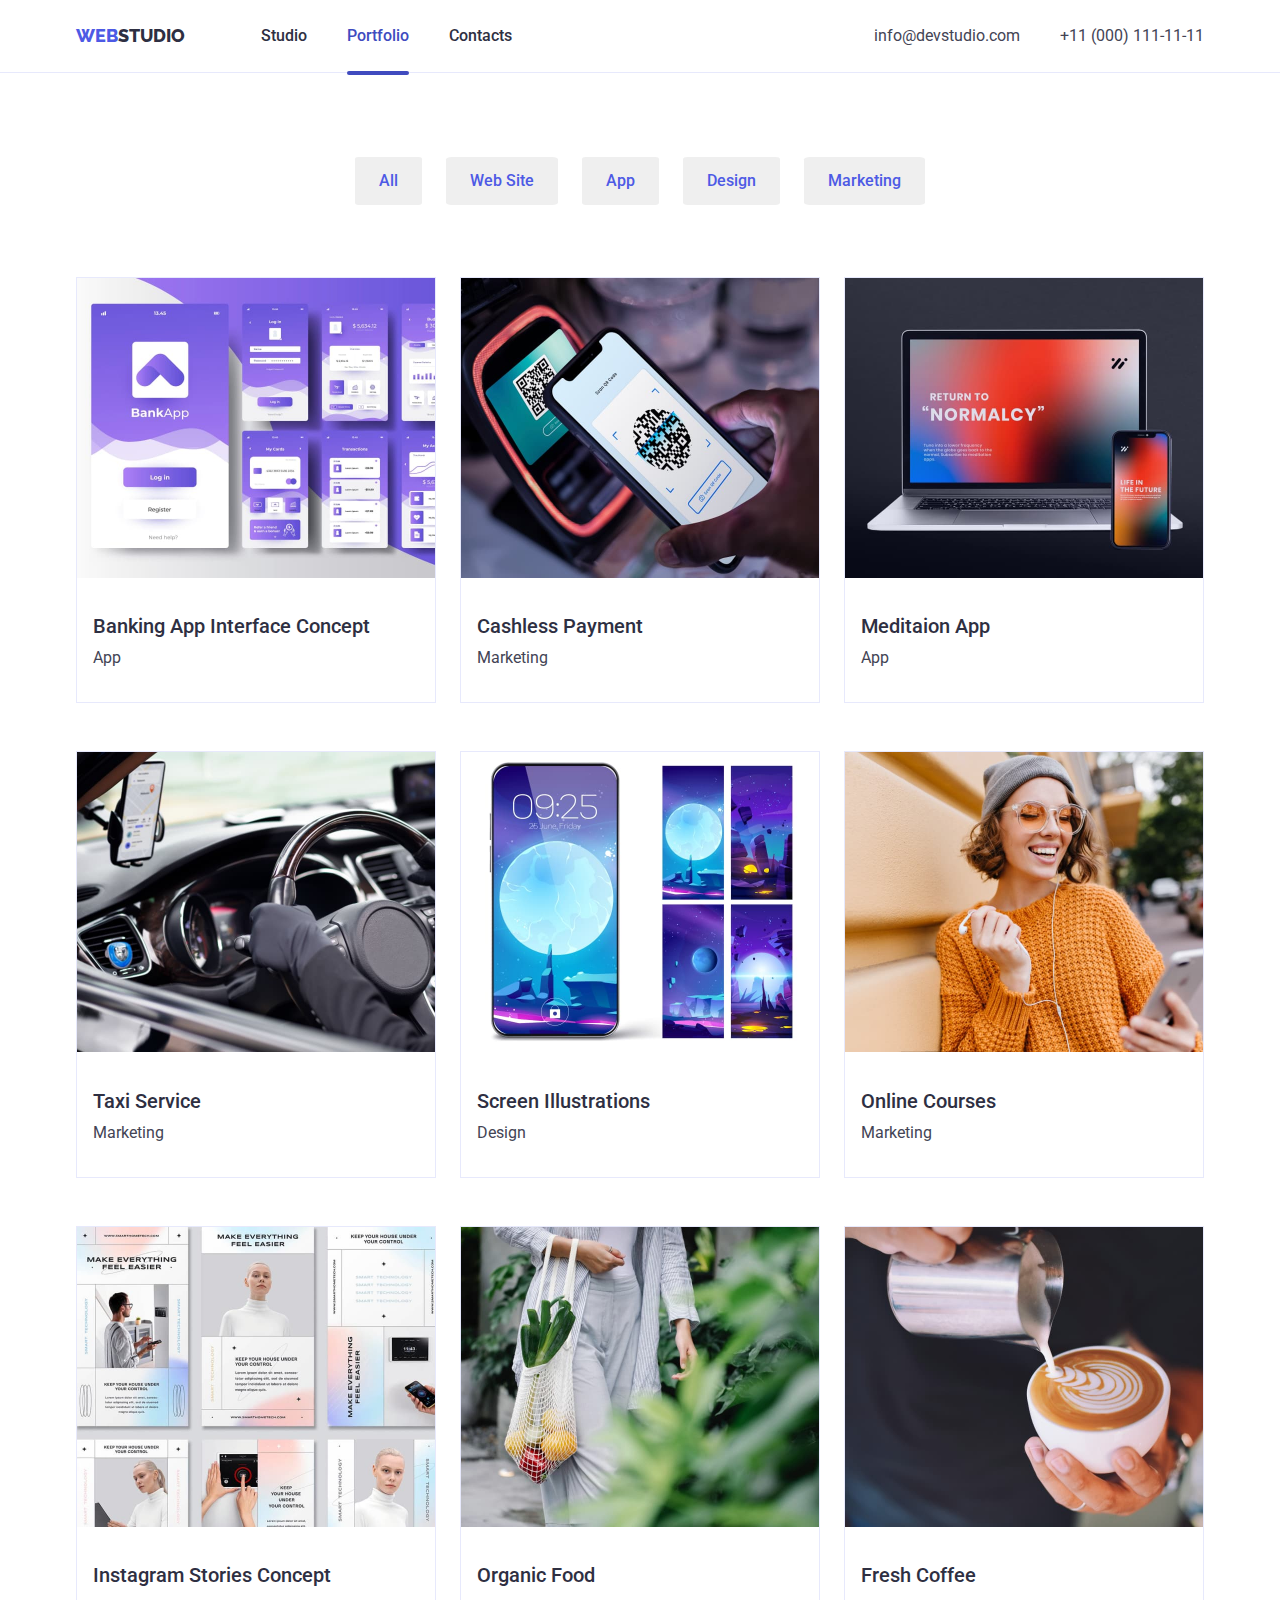
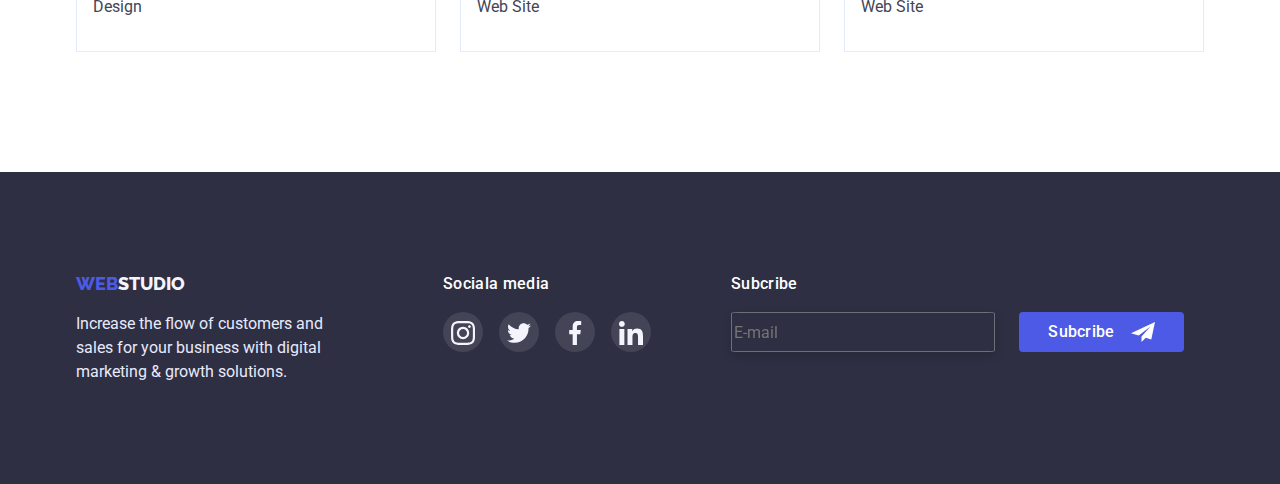
<file: portfolio.html>
<!DOCTYPE html>
<html lang="en">
<head>
    <meta charset="UTF-8">
    <meta http-equiv="X-UA-Compatible" content="IE=edge">
    <meta name="viewport" content="width=, initial-scale=1.0">
    <title>Document</title>
    <link
    rel="stylesheet"
    href="https://cdnjs.cloudflare.com/ajax/libs/modern-normalize/1.0.0/modern-normalize.min.css"
  />
    <link rel="stylesheet" href="./css/styles.css">
  <link href="https://fonts.googleapis.com/css2?family=Raleway:wght@800&family=Roboto:wght@400;500;700;900&display=swap" rel="stylesheet">
</head>
<body>
  <h1 class="visually-hidden">NAVIGATION</h1>
     <header class="up_header">
        <div class="container one_header">
           
            <nav class="navigation">
                <ul class="references">
                    <a href="./index.html" class="logo"><b class="word_part_one"> WEB</b><b class="word_part_three">STUDIO</b></a>
                    <li><a href="./index.html" class="references_part">Studio</a></li>
                    <li class=><a href="./portfolio.html" class="one_portfolio">Portfolio</a></li>
                    <li><a href="" class="references_part">Contacts</a></li>
                </ul>
            </nav>
                <address class="address_">
                    <ul class="link">
                        <li><a href="mailto:info@devstudio.com" class="link_one">info@devstudio.com</a></li>
                        <li><a href="tel:+110001111111" class="link_one">+11 (000) 111-11-11</a></li>
                    </ul>
                </address>

        </div>
    </header>
    <main>
        
        <section class="haupt_section">
            <div class="container list_two">
                <ul class="portfolio_buttons">
                    <li><button type="button" class="button1">All</button></li>
                    <li><button type="button" class="button1">Web Site</button></li>
                    <li><button type="button" class="button1">App</button></li>
                    <li><button type="button" class="button1">Design</button></li>
                    <li> <button type="button" class="button1">Marketing</button></li>
                </ul>
                    <ul class="list">
                        <li class="list_distance" >
                            <a href="http://">
                                <div class="image_profile">
                                    <img src="./images/image5.jpg" alt="Technologies" width="360">
                                    <div class="hover_block">
                                        <p class="block_paragraph">14 Stylish and User-Friendly App Design Concepts · Task Manager App · Calorie Tracker App · Exotic Fruit Ecommerce App · Cloud Storage App</p>
    
                                        </div>

                                </div>
                                
                                <div class="services_list">
                                    <h3 class="services">Banking App Interface Concept</h3>
                                 <p class="under_services">App</p>
                                </div>
                            </a>
              
                        </li>
                        <li class="list_distance">
                            <a href="http://">
                                <div class="image_profile">
                                   
                                    <img src="./images/image6.jpg" alt="Technologies" width="360" height="300">

                                    <div class="hover_block">
                                    <p class="block_paragraph">14 Stylish and User-Friendly App Design Concepts · Task Manager App · Calorie Tracker App · Exotic Fruit Ecommerce App · Cloud Storage App</p>

                                    </div>
                                </div>
                                
                                
                                <div class="services_list">
                                    <h3 class="services">Cashless Payment</h3>
                                 <p class="under_services">Marketing</p>
                                 
                                </div>
                            </a>
        
                        </li>
                        <li class="list_distance">
                            <a href="http://">
                                <div class="image_profile">
                                     <img src="./images/image7.jpg" alt="Technologies" width="360">
                                     <div class="hover_block">
                                        <p class="block_paragraph">14 Stylish and User-Friendly App Design Concepts · Task Manager App · Calorie Tracker App · Exotic Fruit Ecommerce App · Cloud Storage App</p>
    
                                        </div>
                                </div>
                               
                                <div class="services_list">
                                    <h3 class="services">Meditaion App</h3>
                                 <p class="under_services">App</p>
                                </div>
                            </a>
        
                        </li>
                        <li class="list_distance">
                            <a href="http://">
                                <div class="image_profile">
                                    <img src="./images/image8.jpg" alt="Technologies" width="360">
                                    <div class="hover_block">
                                        <p class="block_paragraph">14 Stylish and User-Friendly App Design Concepts · Task Manager App · Calorie Tracker App · Exotic Fruit Ecommerce App · Cloud Storage App</p>
    
                                        </div>
                                
                                </div>

                                
                                <div class="services_list">
                                    <h3 class="services">Taxi Service</h3>
                                 <p class="under_services">Marketing</p>
                                </div>
                            </a>
        
                        </li>
                        <li class="list_distance">
                            <a href="http://">
                                <div class="image_profile">
                                    <img src="./images/image9.jpg" alt="Technologies" width="360">
                                    <div class="hover_block">
                                        <p class="block_paragraph">14 Stylish and User-Friendly App Design Concepts · Task Manager App · Calorie Tracker App · Exotic Fruit Ecommerce App · Cloud Storage App</p>
    
                                        </div>
                                </div>
                                
                                <div class="services_list">
                                    <h3 class="services">Screen Illustrations</h3>
                                 <p class="under_services">Design</p>
                                </div>
                            </a>
                            
                        </li>
                        <li class="list_distance">
                            <a href="http://">
                                <div class="image_profile">
                                    <img src="./images/image10.jpg" alt="Technologies" width="360">
                                    <div class="hover_block">
                                        <p class="block_paragraph">14 Stylish and User-Friendly App Design Concepts · Task Manager App · Calorie Tracker App · Exotic Fruit Ecommerce App · Cloud Storage App</p>
    
                                        </div>
                                </div>
                                
                                <div class="services_list">
                                    <h3 class="services">Online Courses</h3>
                                 <p class="under_services">Marketing</p>
                                </div>
                            </a>
        
                        </li>
                        <li class="list_distance">
                            <a href="http://">
                                <div class="image_profile">
                                    <img src="./images/image11.jpg" alt="Technologies" width="360">
                                    <div class="hover_block">
                                        <p class="block_paragraph">14 Stylish and User-Friendly App Design Concepts · Task Manager App · Calorie Tracker App · Exotic Fruit Ecommerce App · Cloud Storage App</p>
    
                                        </div>
                                </div>
                                
                                <div class="services_list">
                                    <h3 class="services">Instagram Stories Concept</h3>
                                 <p class="under_services">Design</p>
                                </div>
                            </a>
        
                        </li>
                        <li class="list_distance">
                            <a href="http://">
                                <div class="image_profile">
                                    <img src="./images/image12.jpg" alt="Technologies" width="360">
                                    <div class="hover_block">
                                        <p class="block_paragraph">14 Stylish and User-Friendly App Design Concepts · Task Manager App · Calorie Tracker App · Exotic Fruit Ecommerce App · Cloud Storage App</p>
    
                                        </div>
                                </div>
                                
                                <div class="services_list">
                                    <h3 class="services">Organic Food</h3>
                                 <p class="under_services">Web Site</p> 
                                </div>
                            </a>
                              
        
                        </li>
                        <li class="list_distance">
                            <a href="http://">
                                <div class="image_profile">
                                     <img src="./images/image13.jpg" alt="Technologies" width="360">
                                     <div class="hover_block">
                                        <p class="block_paragraph">14 Stylish and User-Friendly App Design Concepts · Task Manager App · Calorie Tracker App · Exotic Fruit Ecommerce App · Cloud Storage App</p>
    
                                        </div>
                                </div>
                               
                                <div class="services_list">
                                    <h3 class="services">Fresh Coffee</h3>
                                 <p class="under_services">Web Site</p>
                                </div>
                            </a>
                        </li>
                    </ul>
            </div>
        </section>
        
    </main>
    <footer class="ending one_footer">
        <div class="container real_end">
            <div class="text_footer"> 
                <a href="./index.html" class="logo"><b class="word_part_one"> WEB</b><b class="word_part_two">STUDIO</b></a>

           
             <p class="footerd">Increase the flow of customers and <br> sales for your business with digital <br> marketing & growth solutions.</p>



            </div>
            <div class="social_footer">
                <span class="mini_footer">Sociala media</span>
                <ul class="icon_row_two">
                    <li>
                        <a href="" class="work_icon" >
                            <svg width="24px" height="24px" " >
                           <use href="./images/sprite.svg#icon-instagram" class="svg_footer"></use>
                     </svg>
                    </a>
                  </li>
                    <li >
                        <a href="" class="work_icon">
                        <svg width="24px" height="24px"  >
                            <use href="./images/sprite.svg#icon-twitter-1" class="svg_footer"></use>
                      </svg>
                    </a>
                 </li>
                    <li >
                        <a href="" class="work_icon" >
                        <svg width="24px" height="24px">
                            <use href="./images/sprite.svg#icon-facebook-1" class="svg_footer"></use>
                      </svg>
                    </a></li>
                    <li "><a href="" class="work_icon" >
                        <svg width="24px" height="24px" >
                            <use href="./images/sprite.svg#icon-linkedin-1" class="svg_footer"></use>
                      </svg>
     
                    </a></li>
                  </ul>

          </ul>
            </div>
            <div class="input_footer" c>
                <span class="mini_footer">Subcribe</span>
                <form action="" class="end-form">
                    <input type="email" name="email" placeholder="E-mail" class="foot_input">
                    <button type="subcibe" class="foot_button">
                        <span class="mini_footer">Subcribe</span>
                        <svg width="24px" height="24px" >
                            <use href="./images/sprite.svg#icon-Frame-3" class="svg_footer"></use>
                      </svg>

                    </button>

                </form>
                
            </div>
           
            

        </div>

        
                 
            
       
    </footer>
</body>
</file>
<file: css/styles.css>
:root {
  -one-color: #434455;
  -titel-color: #2E2F42;
  -link-color:  #434455;
}
body {
  font-family: 'Roboto';
  color: #FFFFFF;
}

.link .link_one {
  color:#434455;
  font-size: 16px;
  line-height: 1.5em;
  text-decoration: none;
  font-weight: 400;
  font-style: normal;
  transition-timing-function: cubic-bezier(0.4, 0, 0.2, 1);
  transition-duration: 250ms;
}
.link_one:hover,
.link_one:focus {
  color: #404BBF;
  
}
.button1 {
   color: #4D5AE5;
    font-weight: 500;
    font-size: 16px;
    line-height: 1.5em;
    font-family: 'Roboto';
    border-radius: 5%;
    transition-timing-function: cubic-bezier(0.4, 0, 0.2, 1);
   transition-duration: 250ms;

}
button:focus,
button:active,
button:hover{
   background-color: #404BBF;
   
   
}

button {
    cursor: pointer;
}
.button2 {
   color: #FFFFFF;
   font-weight: 500;
    font-size: 16px;
    line-height: 1.5em;
    background: #4D5AE5;
    font-family: 'Roboto';
    padding: 16px 32px;
    margin-top: 48px;
    margin-left: auto;
    margin-right: auto;
    display: block;
    border: none;
    cursor: pointer;

    
    
    
}
.button1 {
  padding-top: 12px;
  padding-bottom: 12px;
  padding-right: 24px;
  padding-left: 24px;
  border: none;
  cursor: pointer;
  transition-timing-function: cubic-bezier(0.4, 0, 0.2, 1);
  transition-duration: 250ms;
}
.button1:hover, 
.button1:focus {
  color: white;
  box-shadow: 0px 4px 4px rgba(0, 0, 0, 0.15);
  
}

.list {
  text-decoration: none;
  display: flex;
  flex-wrap: wrap;
  column-gap: 24px;
  row-gap: 48px;
  margin-top: 72px;
  
}
.list .services {
  color:#2E2F42;
  font-weight: 500;
  font-size: 20px;
  line-height: 1.2em;
  text-decoration: none;

}
.list .under_services {
  color: #434455;
  font-size: 16px;
  line-height: 1.5em;
  text-decoration: none;
  margin-top: 8px;
}
*{
  text-decoration: none;
}
.word_part_one {
  color: #4D5AE5;
  font-weight: 800;
 font-size: 18px;
 line-height: 1.33em;
 font-family: 'Raleway', sans-serif;
 text-decoration: none;
 margin-top: 24;
}
.word_part_two {
  color: #F4F4FD;
  font-weight: 800;
  font-size: 18px;
 line-height: 1.33em;
 font-family: 'Raleway', sans-serif;
 text-decoration: none;
}
.references .references_part {
  color: #2E2F42;
  font-weight: 500;
  font-size: 16px;
  line-height: 1.5em;
  transition-timing-function: cubic-bezier(0.4, 0, 0.2, 1);
  transition-duration: 250ms;
}
.references_part:hover,
 .references_part:focus {
  color: #404BBF;
  
}

.footerd {
  color: #E7E9FC;
  font-size: 16px;
  line-height: 1.5em;
  margin-top: 16px;
}
.benefits .big_titel {
  color: #2E2F42;
  font-weight: 500;
  font-size: 20px;
  line-height: 1.2em;
  margin-bottom: 8px;
}
.benefits .under_titel {
  color: #434455;
  font-size: 16px;
  line-height: 1.5em;
}
.list_downsize .big_titel_two {
  color: #2E2F42;
  font-weight: 500;
  font-size: 20px;
  line-height: 1.2em;
  text-decoration: none;
  text-align: center;
}
.list_downsize .under_titel-two {
  color: #434455;
  font-size: 16px;
  line-height: 1.5em;
  text-decoration: none;
  text-align: center;
}
.first_titel {
  font-size: 56px;
  line-height: 1.07em;
  color: #FFFFFF;
  letter-spacing: 0.02em;
}

.first_section {
  background: #2E2F42;
  padding-top: 188px;
  padding-bottom: 188px;
  display: block;
  max-width: 1440px;
  margin: 0 auto;
  background-image:linear-gradient(rgba(46, 47, 66, 0.7), rgba(46, 47, 66, 0.7)), url(../images/people-office.jpg);
  background-repeat: no-repeat;
}
.team {
  background: #F4F4FD;
}
.word_part_three { 
  color: #2E2F42;
  font-weight: 800;
  font-size: 18px;
  line-height: 1.33em;
  font-family: 'Raleway';
  text-decoration: none;
}
.second_titel {
  color: #2E2F42;
  font-weight: 700;
  font-size: 36px;
  line-height: 1.11em;
  text-align: center;
}
.team .titel_team {
  color: #2E2F42;
  font-weight: 700;
  font-size: 36px;
  line-height: 1.11em;
  text-align: center;
}
.ending {
  background: #2E2F42;
}
.container {
 width: 1158px;
 margin: 0 auto;
 padding-left: 15px;
 padding-right: 15px;
}
.one_header {
  display: flex;
  align-items: center;
  padding-top: 24px;
  padding-bottom: 24px;
}
header {
  border-bottom: 1px solid #E7E9FC;
}

.navigation {
  display: flex;
  align-items: center;
}
.references {
  display: flex;
  gap: 40px;
  position: relative ;
}
.second_section {
  padding-top: 120px;
  padding-bottom: 120px;
}
.benefits {
  gap: 24px;
  display: flex;
  flex-direction: row;
  align-items: center;
  
}
.third_section {
  padding-bottom: 120px;
}
.list_of_images {
  gap: 24px;
  margin-top: 72px;
  display: flex;
  flex-wrap: wrap;
}
.team {
  padding-top: 120px;
  padding-bottom: 120px;
}
.list_downsize {
  gap: 24px;
  display: flex;
  flex-wrap: wrap;
   margin-top: 72px ;
}
.link {
  display: flex;
  gap: 40px;
  align-items: center;
  margin-left: auto;
}
.address_ {
  margin-left: auto;
  display: block;
}
.one_footer {
  padding-top: 100px;
  padding-bottom: 100px;
}
.real_end {
  display: flex;
}
.social_footer {
  margin-left: 120px;
}
.portfolio_buttons {
  display: flex;
  align-items: center;
  gap: 24px;
  flex-direction: row;
  justify-content: center;
}
.under_benefits {
  max-width: 264px;
}
.text_one {
  padding-top: 32px ;
  padding-bottom: 32px;
}
.logo {
  margin-right: 36px;
}
.services_list {
  padding-left: 16px;
  padding-right: 16px;
  padding-top: 32px;
  padding-bottom: 32px;
}
.list_distance {
  border: 1px solid #E7E9FC;
  max-width: 360px; 
  transition-timing-function: cubic-bezier(0.4, 0, 0.2, 1);
  transition-duration: 250ms;
}
.list_distance:is(:hover,:focus) {
  box-shadow: 0px 1px 6px rgba(46, 47, 66, 0.08), 0px 1px 1px rgba(46, 47, 66, 0.16), 0px 2px 1px rgba(46, 47, 66, 0.08);
}

.haupt_section {
  padding-bottom: 120px;
  padding-top: 84px;
}
.cards_one {
  box-shadow: 0px 1px 6px rgba(46, 47, 66, 0.08), 0px 1px 1px rgba(46, 47, 66, 0.16), 0px 2px 1px rgba(46, 47, 66, 0.08);
 border-radius: 0px 0px 4px 4px;
 background: #FFFFFF;
}
.third_titel {
  font-weight: 700;
  font-size: 36px;
  line-height: 40px;
  letter-spacing: 0.02em;
  color: #2E2F42;
  text-align: center;
}
.customer_section {
  padding-top: 130px;
  padding-bottom: 120px;
}

.customer_number {
  display: flex;
  justify-content: center;
  gap: 24px;
  margin-top: 72px;
}


.svg_block {
  width: 264px;
  background: #F4F4FD;
  border-radius: 4px;
  height: 112px; 
  text-align: center;
  padding-top: 24px;
  padding-bottom: 24px;
  margin-bottom: 8px;
  justify-content: center;
}

.ending_icons {
  padding-top: 16px;
  padding-bottom: 16px;
  text-align: center;
  border: 1px solid #8E8F99;
  border-radius: 4px;
  width: 168px;
  height: 88px;
  fill: #8E8F99;
  display: block;
  transition-timing-function: cubic-bezier(0.4, 0, 0.2, 1);
  transition-duration: 250ms;
}

.ending_icons:hover,
.ending_icons:focus {
  border-color: #404BBF;
}
.ending_icons:hover,
.ending_icons:focus .ending_icon {
  fill:#404BBF ;
  
}

.references_icon {
  width: 40px;
  height: 40px;
  align-items: center;
  justify-content: center;
  padding-top: 12px;
  padding-bottom: 12px;
   display: flex;
  background: #4D5AE5;
  border-radius: 50%;
  display: block; 
  transition-timing-function: cubic-bezier(0.4, 0, 0.2, 1);
  transition-duration: 250ms;
}
.references_icon:is(:hover, :focus) {
  background: #404BBF;
 
}
.icon_row {
  display: flex;
  flex-direction: row;
  gap: 24px;
  text-align: center;
  justify-content: center;
  margin-top: 8px;
}
.mini_footer {
  font-weight: 500;
 font-size: 16px;
 line-height: 1.5;
 color: #FFFFFF;
 letter-spacing: 0.02em;
  

}
.icon_row_two {
  display: flex;
  margin-top: 16px;
  gap: 16px;
  text-decoration: none;
  color:  #2E2F42;
  

}
.footer_two {
  align-items: center;
  margin-right: 800px;
}

.one_footer {
  display: flex;
  flex-direction: row;
}


.work_icon{
   
   width: 40px;
   height: 40px;
   background:rgba(255, 255, 255, 0.1);
   border-radius: 50%;
   padding-top: 15px;
   padding-bottom: 13px; 
   display: flex;
   align-items: center;
   justify-content: center;
   transition-timing-function: cubic-bezier(0.4, 0, 0.2, 1);
   transition-duration: 250ms;
  
}

.work_icon:hover,
.work_icon:focus {
  background:#31D0AA;
  
}
.one_portfolio {
  text-decoration-color: #4D5AE5;
   color: #2E2F42;
  font-weight: 500;
  font-size: 16px;
  line-height: 1.5em;
  transition-timing-function: cubic-bezier(0.4, 0, 0.2, 1);
  transition-duration: 250ms;
  color: #404BBF;
  position: relative;
  
}
.one_portfolio::after {
  content:'';
  display: block;
  background: #404BBF;
  width: 100%;
  height: 4px;
  top: 45px;
  border-radius: 2px;
  position: absolute;
}
.one_portfolio_one {
  text-decoration-color: #4D5AE5;
   color: #2E2F42;
  font-weight: 500;
  font-size: 16px;
  line-height: 1.5em;
  transition-timing-function: cubic-bezier(0.4, 0, 0.2, 1);
  transition-duration: 250ms;
  color: #404BBF;
  position: relative;
  
}
.one_portfolio_one::after {
  content:'';
  display: block;
  background: #404BBF;
  width: 100%;
  height: 4px;
  top: 45px;
  left: 0;
  border-radius: 2px;
  position: absolute;
}
.image_profile {
  position: relative;
  overflow: hidden;
}

.list_distance:hover .hover_block{
  opacity: 1;
  animation-name: sladge;
  animation-duration: 250ms;
 animation-timing-function: linear;
 animation-iteration-count: 1;
}
.hover_block{
  position: absolute;
  display: block;
  background: #4D5AE5;
  background-blend-mode: soft-light;
  mix-blend-mode: normal; 
  width: 360px;
  min-height: 300px;
  top: 0;
  left: 0;
  opacity:0 ;
  transition-timing-function: cubic-bezier(0.4, 0, 0.2, 1);
  transition-duration: 250ms;
  z-index: 10;

}
.block_paragraph {
  font-style: normal;
  font-size: 16px;
  line-height: 1.5em;
  color: #F4F4FD;
  letter-spacing: 0.02em;
  margin-top: 40px;
  padding-left: 32px;
  padding-right: 32px;
   
}
.backdrop.is-hidden {
  opacity: 0;
  pointer-events: none;
}
.backdrop{
  position: fixed;
  top: 0;
  left: 0;
  height: 100%;
  width: 100%;
  background: rgba(46, 47, 66, 0.4);
  transition: opacity 300ms linear, visibility 300ms linear;
}
.is-hidden .modal_window{
 transform:scale(0.5);
 transition-duration: 250ms;
}
.modal_window{
  position: absolute;
 left:50%;
 top: 50%;
 transform: translate(-50%, -50%);
 opacity: 1;
  width: 408px;
 height: 576px;
 background: #FCFCFC;
 box-shadow: 0px 1px 1px rgba(0, 0, 0, 0.14), 0px 1px 3px rgba(0, 0, 0, 0.12), 0px 2px 1px rgba(0, 0, 0, 0.2);
 border-radius: 4px;
 transition-duration: 250ms;
}
@keyframes sladge {
  0% {
    transform: translate(0, 100%);
  }
}
.close_button{
  background: #E7E9FC;
  border: 1px solid rgba(0, 0, 0, 0.1);
  position: relative;
  top: 24px;
  left: 360px;
  border-radius: 50%;
  width: 24px;
  height: 24px;
  display: flex;
  align-items: center;
  justify-content: center;
}
.close_button:is(:hover, :focus) .button_svg {
fill: white ;
}
.modal_text{
  font-weight: 500;
 font-size: 16px;
 line-height: 1.5em;
 letter-spacing: 0.02em;
 text-align: center;
 color: #2E2F42;
 margin-bottom: 16px;
 margin-top: 36px;

}
.container_modal{
  margin: 24px;
  
}
.modal_input {
  padding-left: 33px;
  width: 360px;
  height: 40px;
  border: 1px solid rgba(33, 33, 33, 0.2);
}
.modal_input:hover, .modal_input:focus{
  border-color: #404BBF;
  transition-timing-function: cubic-bezier(0.4, 0, 0.2, 1);
  transition-duration: 250ms;
}
.modal_input:hover, .modal_input:focus +.modal_svg{
  fill:  #4D5AE5;
  transition-timing-function: cubic-bezier(0.4, 0, 0.2, 1);
  transition-duration: 250ms;

}
textarea:focus, textarea:hover {
  border-color: #404BBF;
}
.checkbox{
  position: relative;
  margin: 0;
}
.check {
  z-index: 100;
}

.input_mod{
  position: relative;
}
.modal_svg{
  position: absolute;
  top: 50%;
  left: 15px;;
  transform: translatey(-50%);
  margin: 0;
}

option {
  display: block;
  margin-bottom: 0.5em;
}

/* Check */

.check {
  padding-left: 1.2em;
}

.check_input{
   position: absolute;
    clip: rect(0 0 0 0);
    width: 1px;
    height: 1px;
    margin: -1px;
  
}
.check__box {
  height: 100px;
  position: absolute;
  margin-top: 0.2em;
  margin-left: -0.7em;
  width: 16px;
  height: 16px;
  border-radius: 2px;
  overflow: hidden;
  border-radius: 0.05em;
  background-color: white;
  background-repeat: no-repeat;
  background-position: 50% 50%;
  box-shadow: 0 0 0 0.1em #2E2F42;
}

.check__input:checked + .check__box {
  background-color:#404BBF ;
  background-image: url(./Vector\ \(1\).png);
}
label {
  display: flex;
  flex-direction: column;
  column-gap: 8px;
  margin-bottom: 8px;
  color: #8E8F99;
  letter-spacing: 0.04em;
  font-weight: 400;
  font-size: 12px;
}
.form_modal{
 width: 360px;
 height: 40px;
}
.check{
  width: 16px;
  height: 16px;
}
.policy{
  display: flexbox;
  flex-direction: row;
  font-weight: 400;
 font-size: 12px;
 color: #757575;
 letter-spacing: 0.04em;
 margin-top: 8px;
 padding-left: 8px;
}
.policy_term{
  display: block;
  font-weight: 400;
  font-size: 12px;
  color: #4D5AE5;
  text-decoration: underline #4D5AE5;
  margin-right: 8px;
  
}
.agreement{
  display: flex;
  align-items: center;
  flex-direction: row;
}
.policy{
  margin-left: 8px;
}
.sub_button{
  background: #4D5AE5;
  box-shadow: 0px 4px 4px rgba(0, 0, 0, 0.15);
  border-radius: 4px;
  border: none;
  width: 169px;
  height: 56px;
  font-weight: 500;
 font-size: 16px;
 font-family: 'Roboto';
 color: #FFFFFF;
 align-items: center;
 text-align: center;
 position: relative;
 left: 50%;
 transform: translateX(-50%);
 margin-top: 24px;

}
.input_footer{
  margin-left: 80px;
}
.foot_input {
  width: 264px;
  height: 40px;
  border: 1px solid rgba(255, 255, 255, 0.3);
  filter: drop-shadow(0px 4px 4px rgba(0, 0, 0, 0.15));
  background: #2E2F42;
  color: rgba(255, 255, 255, 0.6);
  border-radius: 3%;
}
.foot_input:focus{
  
}
.end-form{
  display: flex;
  flex-direction: row;
  align-items: center;
  justify-content: center;
  margin-top: 16px;
  gap: 24px;
}
.foot_button{
  background: #4D5AE5;
  border: none;
  display: flex;
  justify-content: center;
 align-items: center;
 width: 165px;
 height: 40px;
 border-radius: 4px;
 padding: 8px 24px;
 gap: 16px;
}
html {
  box-sizing: border-box;
}
*::before,
*::after {
  box-sizing: inherit;
  width: 104px;
  height: 56px;
}
.solution_titel {
  text-align: center;
}

p, h1, h2, h3, h4, h5, h6{
  margin: 0;
}
ul {
  margin: 0;
  padding-left: 0;
}
.section {
  display: block;
}
.visually-hidden {
  position: absolute;
  width: 1px;
  height: 1px;
  margin: -1px;
  border: 0;
  padding: 0;
  white-space: nowrap;
  clip-path: inset(100%);
  clip: rect(0 0 0 0);
  overflow: hidden;
}
textarea{
  resize: none;
}
</file>
